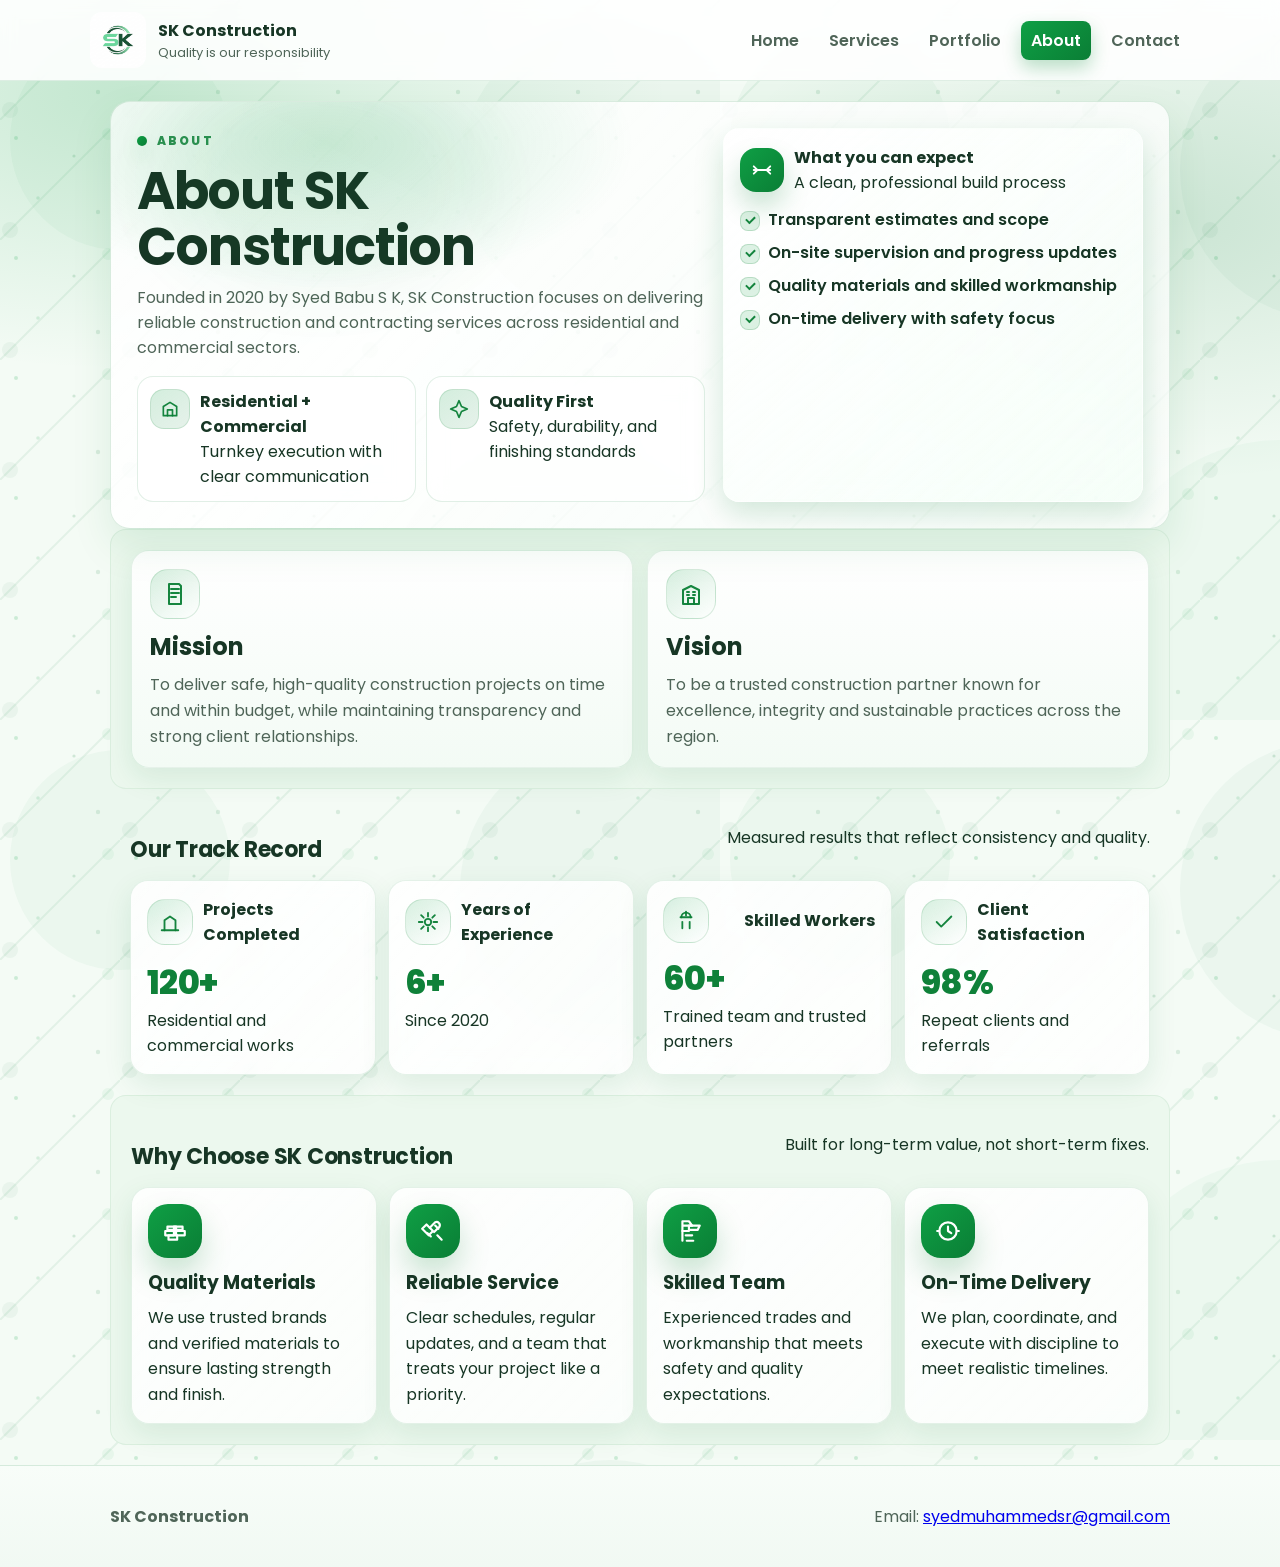
<file: Construction/SK_Construction_Website/about.html>
<!doctype html>
<html lang="en">
<head>
  <meta charset="utf-8"><meta name="viewport" content="width=device-width,initial-scale=1">
  <title>About — SK Construction</title>
  <link rel="stylesheet" href="style.css">
</head>
<body class="page-about">
  <header>
    <div class="container nav">
      <div class="brand">
        <div class="logo"><img src="logo (2).png" alt="SK Construction logo" style="width:56px;height:56px;object-fit:cover"></div>
        <div><strong>SK Construction</strong><div style="font-size:13px;color:var(--muted)">Quality is our responsibility</div></div>
      </div>
      <nav>
        <ul>
          <li><a href="index.html">Home</a></li>
          <li><a href="services.html">Services</a></li>
          <li><a href="portfolio.html">Portfolio</a></li>
          <li><a href="about.html" class="active" aria-current="page">About</a></li>
          <li><a href="contact.html">Contact</a></li>
        </ul>
      </nav>
    </div>
  </header>

  <main class="container">
    <section class="about-hero reveal" aria-label="About SK Construction">
      <div class="about-hero__content">
        <div class="kicker">ABOUT</div>
        <h1 class="about-title">About SK Construction</h1>
        <p class="lead">Founded in 2020 by Syed Babu S K, SK Construction focuses on delivering reliable construction and contracting services across residential and commercial sectors.</p>

        <div class="about-highlights">
          <div class="highlight">
            <div class="highlight__icon" aria-hidden="true">
              <svg viewBox="0 0 24 24" focusable="false">
                <path d="M4 20V9l8-5 8 5v11H4z"></path>
                <path d="M9 20v-7h6v7"></path>
              </svg>
            </div>
            <div>
              <strong>Residential + Commercial</strong>
              <div class="muted">Turnkey execution with clear communication</div>
            </div>
          </div>
          <div class="highlight">
            <div class="highlight__icon" aria-hidden="true">
              <svg viewBox="0 0 24 24" focusable="false">
                <path d="M12 2l3 7 7 3-7 3-3 7-3-7-7-3 7-3 3-7z"></path>
              </svg>
            </div>
            <div>
              <strong>Quality First</strong>
              <div class="muted">Safety, durability, and finishing standards</div>
            </div>
          </div>
        </div>
      </div>

      <aside class="card about-hero__card reveal">
        <div class="about-card__top">
          <div class="about-card__icon" aria-hidden="true">
            <svg viewBox="0 0 24 24" focusable="false">
              <path d="M3 12h18"></path>
              <path d="M7 12l-4 4"></path>
              <path d="M7 12l-4-4"></path>
              <path d="M17 12l4 4"></path>
              <path d="M17 12l4-4"></path>
            </svg>
          </div>
          <div>
            <strong>What you can expect</strong>
            <div class="muted">A clean, professional build process</div>
          </div>
        </div>
        <ul class="checklist">
          <li>Transparent estimates and scope</li>
          <li>On-site supervision and progress updates</li>
          <li>Quality materials and skilled workmanship</li>
          <li>On-time delivery with safety focus</li>
        </ul>
      </aside>
    </section>

    <section class="about-section reveal" aria-label="Mission and Vision">
      <div class="mv-grid">
        <article class="mv-card reveal">
          <div class="mv-icon" aria-hidden="true" title="Blueprint">
            <svg viewBox="0 0 24 24" focusable="false">
              <path d="M6 2h10l2 2v18H6V2z"></path>
              <path d="M8 7h8"></path>
              <path d="M8 11h8"></path>
              <path d="M8 15h5"></path>
            </svg>
          </div>
          <h2>Mission</h2>
          <p>To deliver safe, high-quality construction projects on time and within budget, while maintaining transparency and strong client relationships.</p>
        </article>

        <article class="mv-card reveal">
          <div class="mv-icon" aria-hidden="true" title="Building">
            <svg viewBox="0 0 24 24" focusable="false">
              <path d="M4 22V8l8-4 8 4v14H4z"></path>
              <path d="M9 22v-6h6v6"></path>
              <path d="M8 10h2"></path>
              <path d="M14 10h2"></path>
              <path d="M8 13h2"></path>
              <path d="M14 13h2"></path>
            </svg>
          </div>
          <h2>Vision</h2>
          <p>To be a trusted construction partner known for excellence, integrity and sustainable practices across the region.</p>
        </article>
      </div>
    </section>

    <section class="about-section reveal" aria-label="Statistics">
      <div class="section-head">
        <h2 class="section-title">Our Track Record</h2>
        <p class="muted">Measured results that reflect consistency and quality.</p>
      </div>

      <div class="stats-grid">
        <div class="stat-card card reveal">
          <div class="stat-top">
            <div class="stat-icon" aria-hidden="true">
              <svg viewBox="0 0 24 24" focusable="false">
                <path d="M3 21h18"></path>
                <path d="M6 21V10l6-4 6 4v11"></path>
              </svg>
            </div>
            <div class="stat-label">Projects Completed</div>
          </div>
          <div class="stat-value"><span class="counter" data-target="120" data-suffix="+">120+</span></div>
          <div class="muted">Residential and commercial works</div>
        </div>

        <div class="stat-card card reveal">
          <div class="stat-top">
            <div class="stat-icon" aria-hidden="true">
              <svg viewBox="0 0 24 24" focusable="false">
                <path d="M12 2v4"></path>
                <path d="M12 18v4"></path>
                <path d="M4.5 4.5l2.8 2.8"></path>
                <path d="M16.7 16.7l2.8 2.8"></path>
                <path d="M2 12h4"></path>
                <path d="M18 12h4"></path>
                <path d="M4.5 19.5l2.8-2.8"></path>
                <path d="M16.7 7.3l2.8-2.8"></path>
                <circle cx="12" cy="12" r="3.5"></circle>
              </svg>
            </div>
            <div class="stat-label">Years of Experience</div>
          </div>
          <div class="stat-value"><span class="counter" data-target="6" data-suffix="+">6+</span></div>
          <div class="muted">Since 2020</div>
        </div>

        <div class="stat-card card reveal">
          <div class="stat-top">
            <div class="stat-icon" aria-hidden="true">
              <svg viewBox="0 0 24 24" focusable="false">
                <path d="M8 21v-7"></path>
                <path d="M16 21v-7"></path>
                <path d="M12 3v4"></path>
                <path d="M6 9h12"></path>
                <path d="M7 9c0-2.8 2.2-5 5-5s5 2.2 5 5"></path>
              </svg>
            </div>
            <div class="stat-label">Skilled Workers</div>
          </div>
          <div class="stat-value"><span class="counter" data-target="60" data-suffix="+">60+</span></div>
          <div class="muted">Trained team and trusted partners</div>
        </div>

        <div class="stat-card card reveal">
          <div class="stat-top">
            <div class="stat-icon" aria-hidden="true">
              <svg viewBox="0 0 24 24" focusable="false">
                <path d="M20 6l-11 11-5-5"></path>
              </svg>
            </div>
            <div class="stat-label">Client Satisfaction</div>
          </div>
          <div class="stat-value"><span class="counter" data-target="98" data-suffix="%">98%</span></div>
          <div class="muted">Repeat clients and referrals</div>
        </div>
      </div>
    </section>

    <section class="about-section reveal" aria-label="Why Choose SK Construction">
      <div class="section-head">
        <h2 class="section-title">Why Choose SK Construction</h2>
        <p class="muted">Built for long-term value, not short-term fixes.</p>
      </div>

      <div class="choose-grid">
        <article class="choose-card card reveal">
          <div class="choose-icon" aria-hidden="true" title="Bricks">
            <svg viewBox="0 0 24 24" focusable="false">
              <path d="M3 12h8v4H3v-4z"></path>
              <path d="M13 12h8v4h-8v-4z"></path>
              <path d="M5 8h8v3H5V8z"></path>
              <path d="M11 8h8v3h-8V8z"></path>
              <path d="M6 16h8v4H6v-4z"></path>
            </svg>
          </div>
          <h3>Quality Materials</h3>
          <p class="muted">We use trusted brands and verified materials to ensure lasting strength and finish.</p>
        </article>

        <article class="choose-card card reveal">
          <div class="choose-icon" aria-hidden="true" title="Tools">
            <svg viewBox="0 0 24 24" focusable="false">
              <path d="M14 7l3 3"></path>
              <path d="M7 14l3 3"></path>
              <path d="M6 6l6 6-4 4-6-6 4-4z"></path>
              <path d="M13 13l5-5a3 3 0 0 0-4-4l-5 5"></path>
              <path d="M16 16l4 4"></path>
            </svg>
          </div>
          <h3>Reliable Service</h3>
          <p class="muted">Clear schedules, regular updates, and a team that treats your project like a priority.</p>
        </article>

        <article class="choose-card card reveal">
          <div class="choose-icon" aria-hidden="true" title="Crane">
            <svg viewBox="0 0 24 24" focusable="false">
              <path d="M5 21V3h6l3 4H5"></path>
              <path d="M11 7h10l-2 4h-8V7z"></path>
              <path d="M9 21h6"></path>
              <path d="M8 16h6"></path>
              <path d="M5 12h6"></path>
            </svg>
          </div>
          <h3>Skilled Team</h3>
          <p class="muted">Experienced trades and workmanship that meets safety and quality expectations.</p>
        </article>

        <article class="choose-card card reveal">
          <div class="choose-icon" aria-hidden="true" title="On-time delivery">
            <svg viewBox="0 0 24 24" focusable="false">
              <circle cx="12" cy="12" r="8"></circle>
              <path d="M12 8v4l3 2"></path>
              <path d="M20 12h2"></path>
              <path d="M2 12h2"></path>
            </svg>
          </div>
          <h3>On-Time Delivery</h3>
          <p class="muted">We plan, coordinate, and execute with discipline to meet realistic timelines.</p>
        </article>
      </div>
    </section>

  </main>

  <footer>
    <div class="container footer-inner">
      <div><strong>SK Construction</strong></div>
      <div class="muted">Email: <a href="mailto:syedmuhammedsr@gmail.com">syedmuhammedsr@gmail.com</a></div>
    </div>
  </footer>

  <script src="script.js"></script>
</body>
</html>
</file>
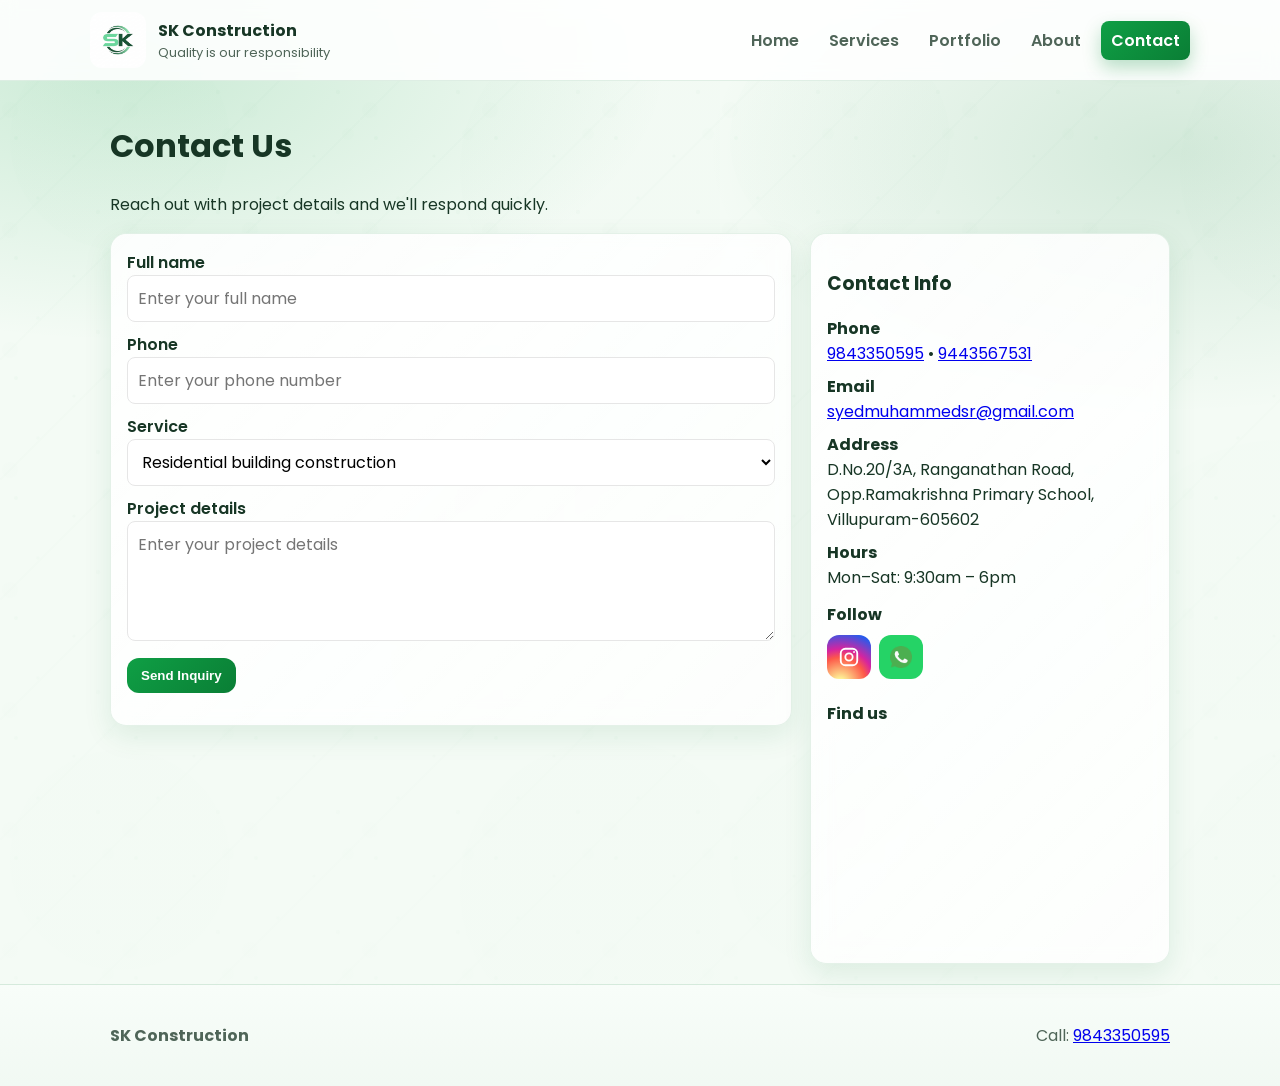
<file: Construction/SK_Construction_Website/contact.html>
<!doctype html>
<html lang="en">
<head>
  <meta charset="utf-8">
  <meta name="viewport" content="width=device-width,initial-scale=1">
  <title>Contact &mdash; SK Construction</title>
  <link rel="stylesheet" href="style.css">
</head>
<body>
  <header>
    <div class="container nav">
      <div class="brand">
        <div class="logo"><img src="logo (2).png" alt="SK Construction logo" style="width:56px;height:56px;object-fit:cover"></div>
        <div><strong>SK Construction</strong><div style="font-size:13px;color:var(--muted)">Quality is our responsibility</div></div>
      </div>
      <nav>
        <ul>
          <li><a href="index.html">Home</a></li>
          <li><a href="services.html">Services</a></li>
          <li><a href="portfolio.html">Portfolio</a></li>
          <li><a href="about.html">About</a></li>
          <li><a href="contact.html" class="active" aria-current="page">Contact</a></li>
        </ul>
      </nav>
    </div>
  </header>

  <main class="container">
    <h1 class="reveal">Contact Us</h1>
    <p class="muted reveal">Reach out with project details and we'll respond quickly.</p>

    <div class="grid contact-grid">
      <div class="card reveal">
        <form class="contact-form" action="#" method="POST" onsubmit="return handleContactSubmit(event)">
          <label for="cname">Full name</label>
          <input id="cname" name="name" required placeholder="Enter your full name">
          <label for="cphone">Phone</label>
          <input id="cphone" name="phone" type="tel" inputmode="numeric" autocomplete="tel" maxlength="10" pattern="^[0-9]{10}$" required placeholder="Enter your phone number" title="Please enter a valid 10-digit phone number" oninput="this.value=this.value.replace(/\D/g,'').slice(0,10)">
          <label for="cservice">Service</label>
          <select id="cservice" name="service">
            <option>Residential building construction</option>
            <option>Commercial building construction</option>
            <option>Renovation services</option>
            <option>Plumbing & electrical</option>
            <option>Painting</option>
            <option>Plan approval / estimation</option>
            <option>Architectural drawing</option>
            <option>Material supply</option>
          </select>
          <label for="cmsg">Project details</label>
          <textarea id="cmsg" name="message" placeholder="Enter your project details"></textarea>
          <div style="margin-top:10px">
            <button class="cta" type="submit">Send Inquiry</button>
          </div>
          <p id="contact-status" class="muted" style="margin-top:10px" aria-live="polite"></p>
        </form>
      </div>

      <aside class="card reveal">
        <h3>Contact Info</h3>
        <div style="margin-top:8px"><strong>Phone</strong><div class="muted"><a href="tel:9843350595">9843350595</a> &bull; <a href="tel:9443567531">9443567531</a></div></div>
        <div style="margin-top:8px"><strong>Email</strong><div class="muted"><a href="https://mail.google.com/mail/?view=cm&fs=1&to=syedmuhammedsr@gmail.com" target="_blank" rel="noopener">syedmuhammedsr@gmail.com</a></div></div>
        <div style="margin-top:8px"><strong>Address</strong><div class="muted">D.No.20/3A, Ranganathan Road, Opp.Ramakrishna Primary School, Villupuram-605602</div></div>
        <div style="margin-top:8px"><strong>Hours</strong><div class="muted">Mon&ndash;Sat: 9:30am &ndash; 6pm</div></div>

        <div style="margin-top:12px">
          <strong>Follow</strong>
          <div class="social-icons" style="margin-top:8px">
            <a class="btn social-icon social-instagram" href="https://instagram.com/SK_Construction1824" target="_blank" rel="noopener" aria-label="Instagram" title="Instagram">
              <svg viewBox="0 0 24 24" aria-hidden="true" focusable="false">
                <rect x="3" y="3" width="18" height="18" rx="5" ry="5"></rect>
                <circle cx="12" cy="12" r="4"></circle>
                <circle cx="17.5" cy="6.5" r="1" fill="currentColor" stroke="none"></circle>
              </svg>
            </a>
            <a class="btn social-icon social-whatsapp" href="https://wa.me/919843350595" target="_blank" rel="noopener" aria-label="WhatsApp" title="WhatsApp">
              <img src="whatsapp.png" alt="" loading="lazy">
            </a>
          </div>
        </div>

        <div style="margin-top:12px">
          <h4>Find us</h4>
          <div style="width:100%;height:200px;border-radius:8px;overflow:hidden;margin-top:8px">
            <iframe
              title="SK Construction location"
              src="https://www.google.com/maps?q=D.No.20%2F3A%2C%20Ranganathan%20Road%2C%20Opp.%20Ramakrishna%20Primary%20School%2C%20Villupuram%20605602&output=embed"
              style="width:100%;height:100%;border:0"
              loading="lazy"
              referrerpolicy="no-referrer-when-downgrade"
            ></iframe>
          </div>
        </div>
      </aside>
    </div>
  </main>

  <footer>
    <div class="container footer-inner">
      <div><strong>SK Construction</strong></div>
      <div class="muted">Call: <a href="tel:9843350595">9843350595</a></div>
    </div>
  </footer>

  <script src="script.js"></script>
</body>
</html>
</file>
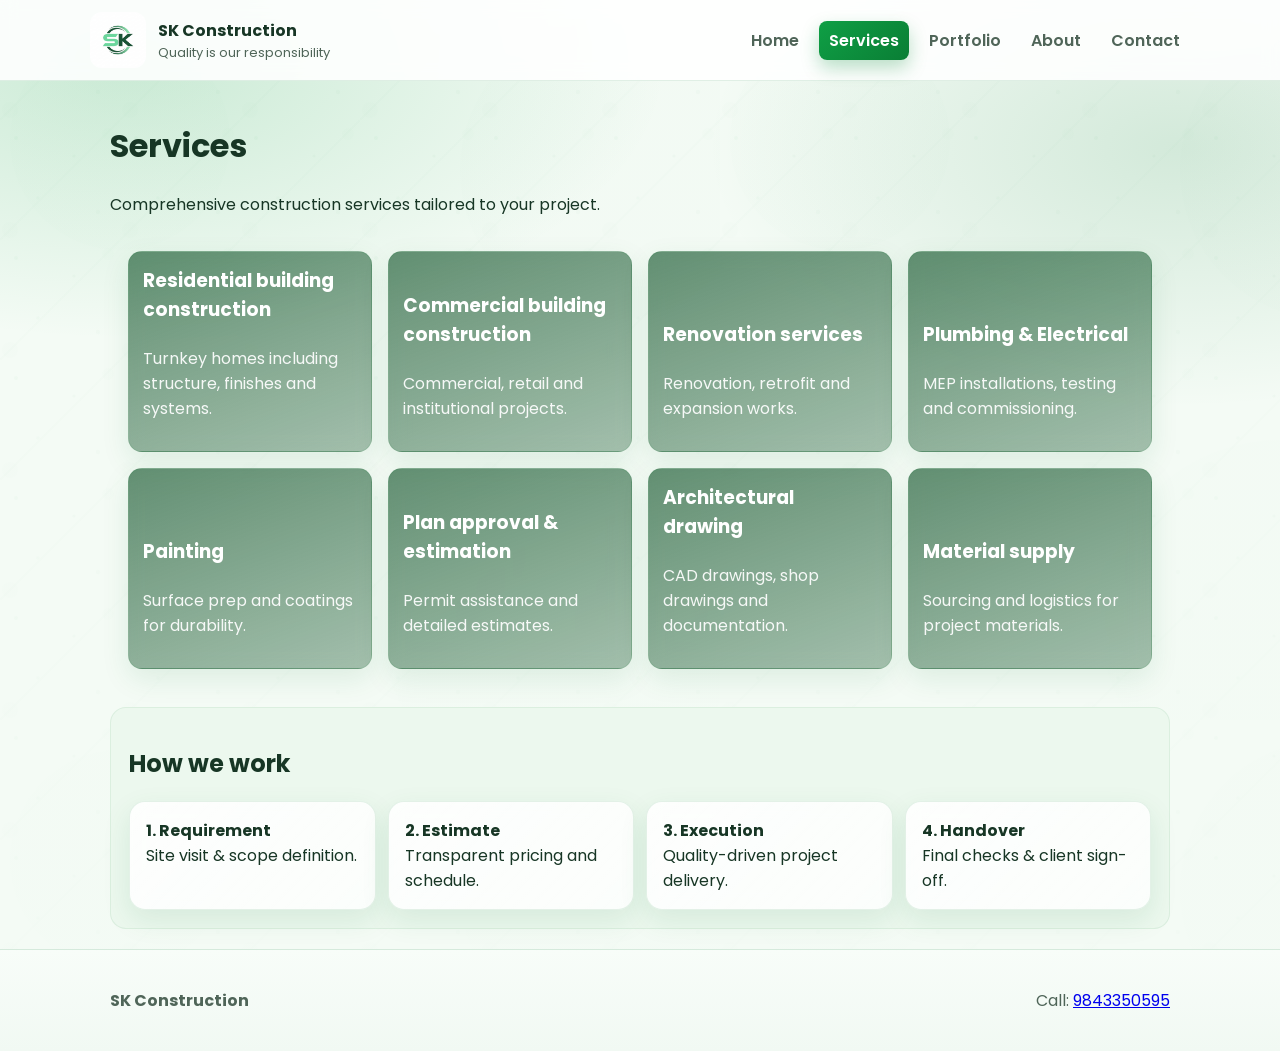
<file: Construction/SK_Construction_Website/services.html>
<!doctype html>
<html lang="en">
<head>
  <meta charset="utf-8"><meta name="viewport" content="width=device-width,initial-scale=1">
  <title>Services — SK Construction</title>
  <link rel="stylesheet" href="style.css">
</head>
<body>
  <header>
    <div class="container nav">
      <div class="brand">
        <div class="logo"><img src="logo (2).png" alt="SK Construction logo" style="width:56px;height:56px;object-fit:cover"></div>
        <div><strong>SK Construction</strong><div style="font-size:13px;color:var(--muted)">Quality is our responsibility</div></div>
      </div>
      <nav>
        <ul>
          <li><a href="index.html">Home</a></li>
          <li><a href="services.html" class="active" aria-current="page">Services</a></li>
          <li><a href="portfolio.html">Portfolio</a></li>
          <li><a href="about.html">About</a></li>
          <li><a href="contact.html">Contact</a></li>
        </ul>
      </nav>
    </div>
  </header>

  <main class="container">
    <h1 class="reveal">Services</h1>
    <p class="muted reveal">Comprehensive construction services tailored to your project.</p>

    <section style="margin-top:12px" class="grid services-grid">
      <div class="service service-photo reveal" style="background-image:linear-gradient(160deg,rgba(10,78,35,0.62),rgba(10,78,35,0.35)),url('https://images.unsplash.com/photo-1505691938895-1758d7feb511?auto=format&fit=crop&w=1200&q=80')"><h3>Residential building construction</h3><p class="muted">Turnkey homes including structure, finishes and systems.</p></div>
      <div class="service service-photo reveal" style="background-image:linear-gradient(160deg,rgba(10,78,35,0.62),rgba(10,78,35,0.35)),url('https://images.unsplash.com/photo-1486406146926-c627a92ad1ab?auto=format&fit=crop&w=1200&q=80')"><h3>Commercial building construction</h3><p class="muted">Commercial, retail and institutional projects.</p></div>
      <div class="service service-photo reveal" style="background-image:linear-gradient(160deg,rgba(10,78,35,0.62),rgba(10,78,35,0.35)),url('https://images.unsplash.com/photo-1504307651254-35680f356dfd?auto=format&fit=crop&w=1200&q=80')"><h3>Renovation services</h3><p class="muted">Renovation, retrofit and expansion works.</p></div>
      <div class="service service-photo reveal" style="background-image:linear-gradient(160deg,rgba(10,78,35,0.62),rgba(10,78,35,0.35)),url('https://images.unsplash.com/photo-1585704032915-c3400ca199e7?auto=format&fit=crop&w=1200&q=80')"><h3>Plumbing & Electrical</h3><p class="muted">MEP installations, testing and commissioning.</p></div>
      <div class="service service-photo reveal" style="background-image:linear-gradient(160deg,rgba(10,78,35,0.62),rgba(10,78,35,0.35)),url('https://images.unsplash.com/photo-1562259949-e8e7689d7828?auto=format&fit=crop&w=1200&q=80')"><h3>Painting</h3><p class="muted">Surface prep and coatings for durability.</p></div>
      <div class="service service-photo reveal" style="background-image:linear-gradient(160deg,rgba(10,78,35,0.62),rgba(10,78,35,0.35)),url('https://images.unsplash.com/photo-1454165804606-c3d57bc86b40?auto=format&fit=crop&w=1200&q=80')"><h3>Plan approval & estimation</h3><p class="muted">Permit assistance and detailed estimates.</p></div>
      <div class="service service-photo reveal" style="background-image:linear-gradient(160deg,rgba(10,78,35,0.62),rgba(10,78,35,0.35)),url('https://images.unsplash.com/photo-1518005020951-eccb494ad742?auto=format&fit=crop&w=1200&q=80')"><h3>Architectural drawing</h3><p class="muted">CAD drawings, shop drawings and documentation.</p></div>
      <div class="service service-photo reveal" style="background-image:linear-gradient(160deg,rgba(10,78,35,0.62),rgba(10,78,35,0.35)),url('https://images.unsplash.com/photo-1586528116311-ad8dd3c8310d?auto=format&fit=crop&w=1200&q=80')"><h3>Material supply</h3><p class="muted">Sourcing and logistics for project materials.</p></div>
    </section>

    <section style="margin-top:20px" class="reveal">
      <h2 class="reveal">How we work</h2>
      <div class="grid" style="grid-template-columns:repeat(auto-fit,minmax(220px,1fr));gap:12px;margin-top:12px">
        <div class="card reveal"><strong>1. Requirement</strong><div class="muted">Site visit & scope definition.</div></div>
        <div class="card reveal"><strong>2. Estimate</strong><div class="muted">Transparent pricing and schedule.</div></div>
        <div class="card reveal"><strong>3. Execution</strong><div class="muted">Quality-driven project delivery.</div></div>
        <div class="card reveal"><strong>4. Handover</strong><div class="muted">Final checks & client sign-off.</div></div>
      </div>
    </section>

  </main>

  <footer>
    <div class="container footer-inner">
      <div><strong>SK Construction</strong></div>
      <div class="muted">Call: <a href="tel:9843350595">9843350595</a></div>
    </div>
  </footer>

  <script src="script.js"></script>
</body>
</html>
</file>
<file: Construction/SK_Construction_Website/style.css>
/* style.css - shared styles for SK Construction */
@import url('https://fonts.googleapis.com/css2?family=Poppins:wght@400;500;600;700;800&display=swap');

:root{
  --bg:#f4fbf5;
  --bg-soft:#ecf8ee;
  --bg-photo:url("https://images.unsplash.com/photo-1504307651254-35680f356dfd?auto=format&fit=crop&w=2200&q=70");
  --card:#ffffff;
  --muted:#4f6558;
  --accent-1:#0f9f45;
  --accent-2:#0a7e35;
  --accent-grad:linear-gradient(135deg,var(--accent-1),var(--accent-2));
  --radius:14px;
  --shadow-soft:0 10px 28px rgba(18,116,57,0.10);
  --shadow-hover:0 18px 36px rgba(18,116,57,0.16);
}

*{box-sizing:border-box}
html{scroll-behavior:smooth}
body{
  margin:0;
  background-color:var(--bg);
  /* Photo background + overlay + subtle texture (keeps layout unchanged). */
  background-image:
    radial-gradient(900px 460px at 10% 6%, rgba(15,159,69,0.18), rgba(244,251,245,0) 60%),
    radial-gradient(760px 420px at 92% 14%, rgba(10,126,53,0.14), rgba(244,251,245,0) 62%),
    linear-gradient(180deg, rgba(244,251,245,0.82), rgba(244,251,245,0.94)),
    var(--bg-photo),
    url("assets/site-bg.svg");
  background-repeat:no-repeat,no-repeat,no-repeat,no-repeat,repeat;
  background-position:top left,top right,top left,center,top left;
  background-size:auto,auto,auto,cover,720px 720px;
  background-attachment:scroll,scroll,scroll,fixed,scroll;
  color:#173625;
  font-family:"Poppins",system-ui,-apple-system,"Segoe UI",Roboto,"Helvetica Neue",Arial,sans-serif;
}

/* About page: no photos in background; keep theme + subtle texture. */
body.page-about{
  background-image:
    radial-gradient(900px 460px at 10% 6%, rgba(15,159,69,0.18), rgba(244,251,245,0) 60%),
    radial-gradient(760px 420px at 92% 14%, rgba(10,126,53,0.14), rgba(244,251,245,0) 62%),
    url("assets/site-bg.svg");
  background-repeat:no-repeat,no-repeat,repeat;
  background-position:top left,top right,top left;
  background-size:auto,auto,720px 720px;
  background-attachment:scroll,scroll,scroll;
}

.container{max-width:1100px;margin:0 auto;padding:20px}

header{
  background:rgba(255,255,255,0.88);
  backdrop-filter:blur(8px);
  position:sticky;
  top:0;
  z-index:60;
  border-bottom:1px solid rgba(15,126,53,0.12);
}

.nav{display:flex;align-items:center;justify-content:space-between;gap:12px;padding:12px 0}
.brand{display:flex;align-items:center;gap:12px}
.logo{width:56px;height:56px;border-radius:12px;overflow:hidden;flex:0 0 56px}

nav ul{display:flex;gap:10px;list-style:none;margin:0;padding:0}
nav a{
  position:relative;
  padding:8px 10px;
  border-radius:8px;
  color:var(--muted);
  text-decoration:none;
  font-weight:600;
  transition:color .25s ease,transform .25s ease,background .25s ease;
}
nav a::after{
  content:"";
  position:absolute;
  left:10px;
  right:10px;
  bottom:4px;
  height:2px;
  background:var(--accent-grad);
  transform:scaleX(0);
  transform-origin:left;
  transition:transform .25s ease;
}
nav a:hover{
  color:var(--accent-2);
  background:rgba(15,159,69,0.08);
}
nav a:hover::after{transform:scaleX(1)}
nav a.active{
  color:#fff;
  background:var(--accent-grad);
  box-shadow:0 8px 18px rgba(12,139,58,0.28);
}
nav a.active::after{display:none}

.cta,.btn{
  background:var(--accent-grad);
  color:#fff;
  padding:10px 14px;
  border-radius:12px;
  text-decoration:none;
  font-weight:700;
  border:none;
  cursor:pointer;
  transition:transform .25s ease,box-shadow .25s ease,filter .25s ease,background .25s ease,border-color .25s ease;
}
.btn{display:inline-block}
.cta:hover,.btn:hover{
  transform:translateY(-2px) scale(1.02);
  box-shadow:0 12px 24px rgba(13,139,57,0.24);
  filter:saturate(1.05);
}
.cta:focus-visible,.btn:focus-visible,nav a:focus-visible{
  outline:3px solid rgba(15,159,69,0.35);
  outline-offset:3px;
}

.social-icons{display:flex;gap:8px;flex-wrap:wrap}
.social-icon{
  width:44px;
  height:44px;
  padding:0;
  display:inline-grid;
  place-items:center;
  border-radius:12px;
  color:#fff;
}
.social-icon svg{width:22px;height:22px;display:block;fill:none;stroke:currentColor;stroke-width:2;stroke-linecap:round;stroke-linejoin:round}
.social-icon img{width:22px;height:22px;display:block}
.social-icon.social-instagram{
  background:radial-gradient(circle at 30% 110%,#fdf497 0%,#fdf497 8%,#fd5949 45%,#d6249f 60%,#285AEB 90%);
}
.social-icon.social-whatsapp{background:#25D366}

.hero{
  display:grid;
  grid-template-columns:1fr 360px;
  gap:20px;
  align-items:center;
  padding:26px;
  border-radius:20px;
  background:linear-gradient(135deg,rgba(15,159,69,0.12),rgba(255,255,255,0.94) 45%,rgba(13,126,53,0.10));
  border:1px solid rgba(15,126,53,0.14);
}
.hero h1{
  font-size:clamp(28px,4vw,44px);
  margin:0;
  line-height:1.15;
}
.lead{color:var(--muted);margin-top:10px}

.kicker{
  display:inline-flex;
  align-items:center;
  gap:10px;
  font-weight:800;
  letter-spacing:0.18em;
  font-size:12px;
  color:rgba(10,126,53,0.85);
}
.kicker::before{
  content:"";
  width:10px;
  height:10px;
  border-radius:99px;
  background:var(--accent-grad);
  box-shadow:0 10px 18px rgba(12,139,58,0.18);
}

main section{
  padding:18px;
  border-radius:16px;
}
main section:nth-of-type(even){
  background:var(--bg-soft);
  border:1px solid rgba(15,126,53,0.08);
}

.card{
  position:relative;
  background:rgba(255,255,255,0.78);
  padding:16px;
  border-radius:16px;
  border:1px solid rgba(15,126,53,0.10);
  box-shadow:var(--shadow-soft);
  transition:transform .25s ease,box-shadow .25s ease,border-color .25s ease,background .25s ease;
  backdrop-filter:blur(10px);
}
.card::before{
  content:"";
  position:absolute;
  inset:0;
  border-radius:inherit;
  background:linear-gradient(135deg, rgba(255,255,255,0.58), rgba(255,255,255,0.06));
  opacity:0.8;
  pointer-events:none;
}
.card > *{position:relative}
.grid{display:grid;gap:16px}
.services-grid{grid-template-columns:repeat(auto-fit,minmax(220px,1fr))}

/* Contact page */
.contact-grid{
  grid-template-columns:1fr 360px;
  gap:18px;
  margin-top:12px;
  align-items:start;
}
.contact-form label{
  display:block;
  margin-top:10px;
  font-weight:600;
}
.contact-form label:first-of-type{margin-top:0}
.contact-form input,
.contact-form select,
.contact-form textarea{
  padding:10px;
  border-radius:8px;
  border:1px solid #e6e6e6;
  width:100%;
  font:inherit;
  background:#fff;
}
.contact-form textarea{min-height:120px;resize:vertical}
.service,.person,.price{
  position:relative;
  padding:14px;
  border-radius:14px;
  background:linear-gradient(180deg,rgba(255,255,255,0.86),rgba(243,251,245,0.86));
  border:1px solid rgba(15,126,53,0.10);
  box-shadow:var(--shadow-soft);
  transition:transform .25s ease,box-shadow .25s ease,border-color .25s ease,filter .25s ease;
  backdrop-filter:blur(10px);
}
.service::before,.person::before,.price::before{
  content:"";
  position:absolute;
  inset:0;
  border-radius:inherit;
  background:radial-gradient(340px 140px at 18% 10%, rgba(15,159,69,0.10), rgba(255,255,255,0) 60%);
  pointer-events:none;
}
.service > *,.person > *,.price > *{position:relative}
.card:hover,.service:hover,.person:hover,.price:hover{
  transform:translateY(-5px);
  box-shadow:var(--shadow-hover);
  border-color:rgba(15,126,53,0.22);
}

.service-photo{
  min-height:170px;
  background-size:cover;
  background-position:center;
  color:#fff;
  display:flex;
  flex-direction:column;
  justify-content:flex-end;
}
.service-photo::before{content:none}
.service-photo h3{margin:0 0 6px}
.service-photo .muted{color:rgba(255,255,255,0.92)}

.hero aside.card{
  background:linear-gradient(145deg,rgba(255,255,255,0.78),rgba(240,255,245,0.62));
  backdrop-filter:blur(10px);
  border:1px solid rgba(255,255,255,0.45);
  box-shadow:0 12px 30px rgba(13,126,53,0.18);
}

.proj{
  border-radius:14px;
  overflow:hidden;
  min-height:160px;
  background-size:cover;
  background-position:center;
  display:flex;
  flex-direction:column;
  justify-content:flex-end;
  padding:14px;
  color:#fff;
  position:relative;
  background:linear-gradient(135deg, rgba(15,159,69,0.22), rgba(255,255,255,0.14));
  border:1px solid rgba(15,126,53,0.12);
  box-shadow:var(--shadow-soft);
  transition:transform .25s ease,box-shadow .25s ease,border-color .25s ease,filter .25s ease;
  backdrop-filter:blur(10px);
}
.proj::after{content:"";position:absolute;inset:0;background:linear-gradient(180deg,rgba(0,0,0,0.0),rgba(0,0,0,0.45))}
.proj::before{
  content:"";
  position:absolute;
  inset:-40% -20% auto -20%;
  height:120px;
  background:linear-gradient(90deg, rgba(255,255,255,0), rgba(255,255,255,0.10), rgba(255,255,255,0));
  transform:rotate(-8deg);
  opacity:0;
  transition:opacity .25s ease;
  pointer-events:none;
}
.proj:hover{
  transform:translateY(-6px);
  box-shadow:var(--shadow-hover);
  border-color:rgba(15,126,53,0.24);
  filter:saturate(1.04);
}
.proj:hover::before{opacity:1}
.gallery{grid-template-columns:repeat(auto-fit,minmax(120px,1fr))}
.thumb{height:110px;border-radius:10px;background-size:cover;background-position:center;cursor:pointer}
.team{grid-template-columns:repeat(auto-fit,minmax(160px,1fr))}
.pricing{grid-template-columns:repeat(auto-fit,minmax(200px,1fr))}

@supports not ((backdrop-filter: blur(1px)) or (-webkit-backdrop-filter: blur(1px))){
  .card,.service,.person,.price,.proj{backdrop-filter:none}
}

/* About page components */
.about-hero{
  display:grid;
  grid-template-columns:1.15fr 0.85fr;
  gap:18px;
  padding:26px;
  border-radius:20px;
  position:relative;
  overflow:hidden;
  border:1px solid rgba(15,126,53,0.14);
  background:
    radial-gradient(520px 240px at 20% 10%, rgba(15,159,69,0.18), rgba(255,255,255,0) 60%),
    linear-gradient(135deg, rgba(255,255,255,0.92), rgba(255,255,255,0.70));
  box-shadow:0 18px 40px rgba(13,126,53,0.10);
}
.about-hero::after{
  content:"";
  position:absolute;
  inset:-2px;
  background:
    conic-gradient(from 190deg at 50% 50%, rgba(15,159,69,0.0), rgba(15,159,69,0.10), rgba(10,126,53,0.0), rgba(15,159,69,0.0));
  opacity:0.55;
  pointer-events:none;
  mask-image:radial-gradient(300px 220px at 20% 20%, #000 35%, transparent 72%);
}
.about-hero__content{position:relative}
.about-title{
  font-size:clamp(30px,4.4vw,52px);
  line-height:1.08;
  margin:10px 0 0;
  letter-spacing:-0.02em;
}
.about-highlights{
  display:grid;
  grid-template-columns:repeat(2,minmax(0,1fr));
  gap:10px;
  margin-top:14px;
}
.highlight{
  display:flex;
  gap:10px;
  align-items:flex-start;
  padding:12px 12px;
  border-radius:16px;
  border:1px solid rgba(15,126,53,0.12);
  background:rgba(255,255,255,0.72);
  backdrop-filter:blur(10px);
}
.highlight__icon{
  width:40px;
  height:40px;
  border-radius:14px;
  display:grid;
  place-items:center;
  background:linear-gradient(145deg,rgba(15,159,69,0.18),rgba(10,126,53,0.10));
  border:1px solid rgba(15,126,53,0.14);
  flex:0 0 40px;
}
.highlight__icon svg{width:20px;height:20px;fill:none;stroke:rgba(10,126,53,0.95);stroke-width:2;stroke-linecap:round;stroke-linejoin:round}

.about-hero__card{
  position:relative;
  background:linear-gradient(145deg,rgba(255,255,255,0.80),rgba(240,255,245,0.58));
  backdrop-filter:blur(10px);
  border:1px solid rgba(255,255,255,0.45);
  box-shadow:0 12px 30px rgba(13,126,53,0.18);
}
.about-card__top{display:flex;gap:10px;align-items:center;margin-bottom:10px}
.about-card__icon{
  width:44px;
  height:44px;
  border-radius:16px;
  display:grid;
  place-items:center;
  background:var(--accent-grad);
  box-shadow:0 14px 26px rgba(13,126,53,0.22);
  flex:0 0 44px;
}
.about-card__icon svg{width:22px;height:22px;fill:none;stroke:#fff;stroke-width:2;stroke-linecap:round;stroke-linejoin:round}
.checklist{list-style:none;padding:0;margin:12px 0 0;display:grid;gap:8px}
.checklist li{
  position:relative;
  padding-left:28px;
  color:#173625;
  font-weight:600;
}
.checklist li::before{
  content:"";
  position:absolute;
  left:0;
  top:4px;
  width:18px;
  height:18px;
  border-radius:8px;
  background:rgba(15,159,69,0.14);
  border:1px solid rgba(15,126,53,0.18);
}
.checklist li::after{
  content:"";
  position:absolute;
  left:6px;
  top:9px;
  width:7px;
  height:4px;
  border-left:2px solid rgba(10,126,53,0.95);
  border-bottom:2px solid rgba(10,126,53,0.95);
  transform:rotate(-45deg);
}

.about-section{padding:20px}
.section-head{display:flex;align-items:flex-end;justify-content:space-between;gap:14px;flex-wrap:wrap}
.section-title{margin:0;font-size:22px;letter-spacing:-0.01em}

.mv-grid{display:grid;grid-template-columns:repeat(2,minmax(0,1fr));gap:14px}
.mv-card{
  padding:18px;
  border-radius:18px;
  background:linear-gradient(180deg,#fff,#f3fbf5);
  border:1px solid rgba(15,126,53,0.10);
  box-shadow:var(--shadow-soft);
  transition:transform .25s ease,box-shadow .25s ease;
}
.mv-card:hover{transform:translateY(-6px);box-shadow:var(--shadow-hover)}
.mv-icon{
  width:50px;
  height:50px;
  border-radius:18px;
  display:grid;
  place-items:center;
  background:linear-gradient(145deg,rgba(15,159,69,0.16),rgba(255,255,255,0.7));
  border:1px solid rgba(15,126,53,0.14);
  margin-bottom:10px;
}
.mv-icon svg{width:24px;height:24px;fill:none;stroke:rgba(10,126,53,0.95);stroke-width:2;stroke-linecap:round;stroke-linejoin:round}
.mv-card h2{margin:4px 0 8px}
.mv-card p{margin:0;color:var(--muted);line-height:1.6}

.stats-grid{display:grid;grid-template-columns:repeat(4,minmax(0,1fr));gap:12px;margin-top:14px}
.stat-card{padding:16px;border-radius:18px}
.stat-top{display:flex;align-items:center;justify-content:space-between;gap:10px}
.stat-icon{
  width:46px;
  height:46px;
  border-radius:18px;
  display:grid;
  place-items:center;
  background:linear-gradient(145deg,rgba(15,159,69,0.16),rgba(255,255,255,0.8));
  border:1px solid rgba(15,126,53,0.14);
  flex:0 0 46px;
}
.stat-icon svg{width:22px;height:22px;fill:none;stroke:rgba(10,126,53,0.95);stroke-width:2;stroke-linecap:round;stroke-linejoin:round}
.stat-label{font-weight:700;color:#173625}
.stat-value{
  margin-top:10px;
  font-weight:800;
  font-size:34px;
  letter-spacing:-0.02em;
  color:rgba(10,126,53,0.98);
}

.choose-grid{display:grid;grid-template-columns:repeat(4,minmax(0,1fr));gap:12px;margin-top:14px}
.choose-card{padding:16px;border-radius:18px}
.choose-icon{
  width:54px;
  height:54px;
  border-radius:20px;
  display:grid;
  place-items:center;
  background:var(--accent-grad);
  box-shadow:0 16px 30px rgba(13,126,53,0.22);
  margin-bottom:10px;
}
.choose-icon svg{width:26px;height:26px;fill:none;stroke:#fff;stroke-width:2;stroke-linecap:round;stroke-linejoin:round}
.choose-card h3{margin:6px 0 8px}
.choose-card p{margin:0;line-height:1.6}

/* Scroll reveals */
.reveal{opacity:1;transform:none}
.js .reveal{opacity:0;transform:translateY(14px);transition:opacity .6s ease,transform .6s ease}
.js .reveal.is-visible{opacity:1;transform:none}

@media (prefers-reduced-motion:reduce){
  .reveal{opacity:1;transform:none;transition:none}
  .js .reveal{opacity:1;transform:none;transition:none}
  .cta,.btn,.card,.service,.person,.price,.mv-card{transition:none}
  .card:hover,.service:hover,.person:hover,.price:hover,.mv-card:hover{transform:none}
}

footer{
  padding:18px 0;
  border-top:1px solid rgba(15,126,53,0.12);
  color:var(--muted);
  background:linear-gradient(180deg,#f8fdf9,#f1f9f3);
}
.footer-inner{
  display:flex;
  justify-content:space-between;
  align-items:center;
  gap:12px;
  flex-wrap:wrap;
}

.modal{position:fixed;inset:0;background:rgba(0,0,0,0.7);display:flex;align-items:center;justify-content:center;padding:24px;z-index:200;visibility:hidden;opacity:0;transition:opacity .18s}
.modal.open{visibility:visible;opacity:1}
.modal img{max-width:100%;max-height:80vh;border-radius:8px}

.whatsapp{
  position:fixed;
  right:18px;
  bottom:18px;
  background:var(--accent-grad);
  color:white;
  padding:14px;
  border-radius:50%;
  box-shadow:0 14px 30px rgba(13,126,53,0.30);
  z-index:120;
  animation:waPulse 2.2s ease-in-out infinite;
}

@keyframes waPulse{
  0%{transform:scale(1);box-shadow:0 0 0 0 rgba(15,159,69,0.45)}
  70%{transform:scale(1.04);box-shadow:0 0 0 16px rgba(15,159,69,0)}
  100%{transform:scale(1);box-shadow:0 0 0 0 rgba(15,159,69,0)}
}

@media (max-width:900px){
  body{background-attachment:scroll,scroll,scroll,scroll,scroll}
  .hero{grid-template-columns:1fr;padding:18px}
  nav ul{display:none}
  .about-hero{grid-template-columns:1fr;padding:18px}
  .about-highlights{grid-template-columns:1fr}
  .mv-grid{grid-template-columns:1fr}
  .stats-grid{grid-template-columns:repeat(2,minmax(0,1fr))}
  .choose-grid{grid-template-columns:repeat(2,minmax(0,1fr))}
  .contact-grid{grid-template-columns:1fr}
  .footer-inner{flex-direction:column;align-items:flex-start}
}
</file>
